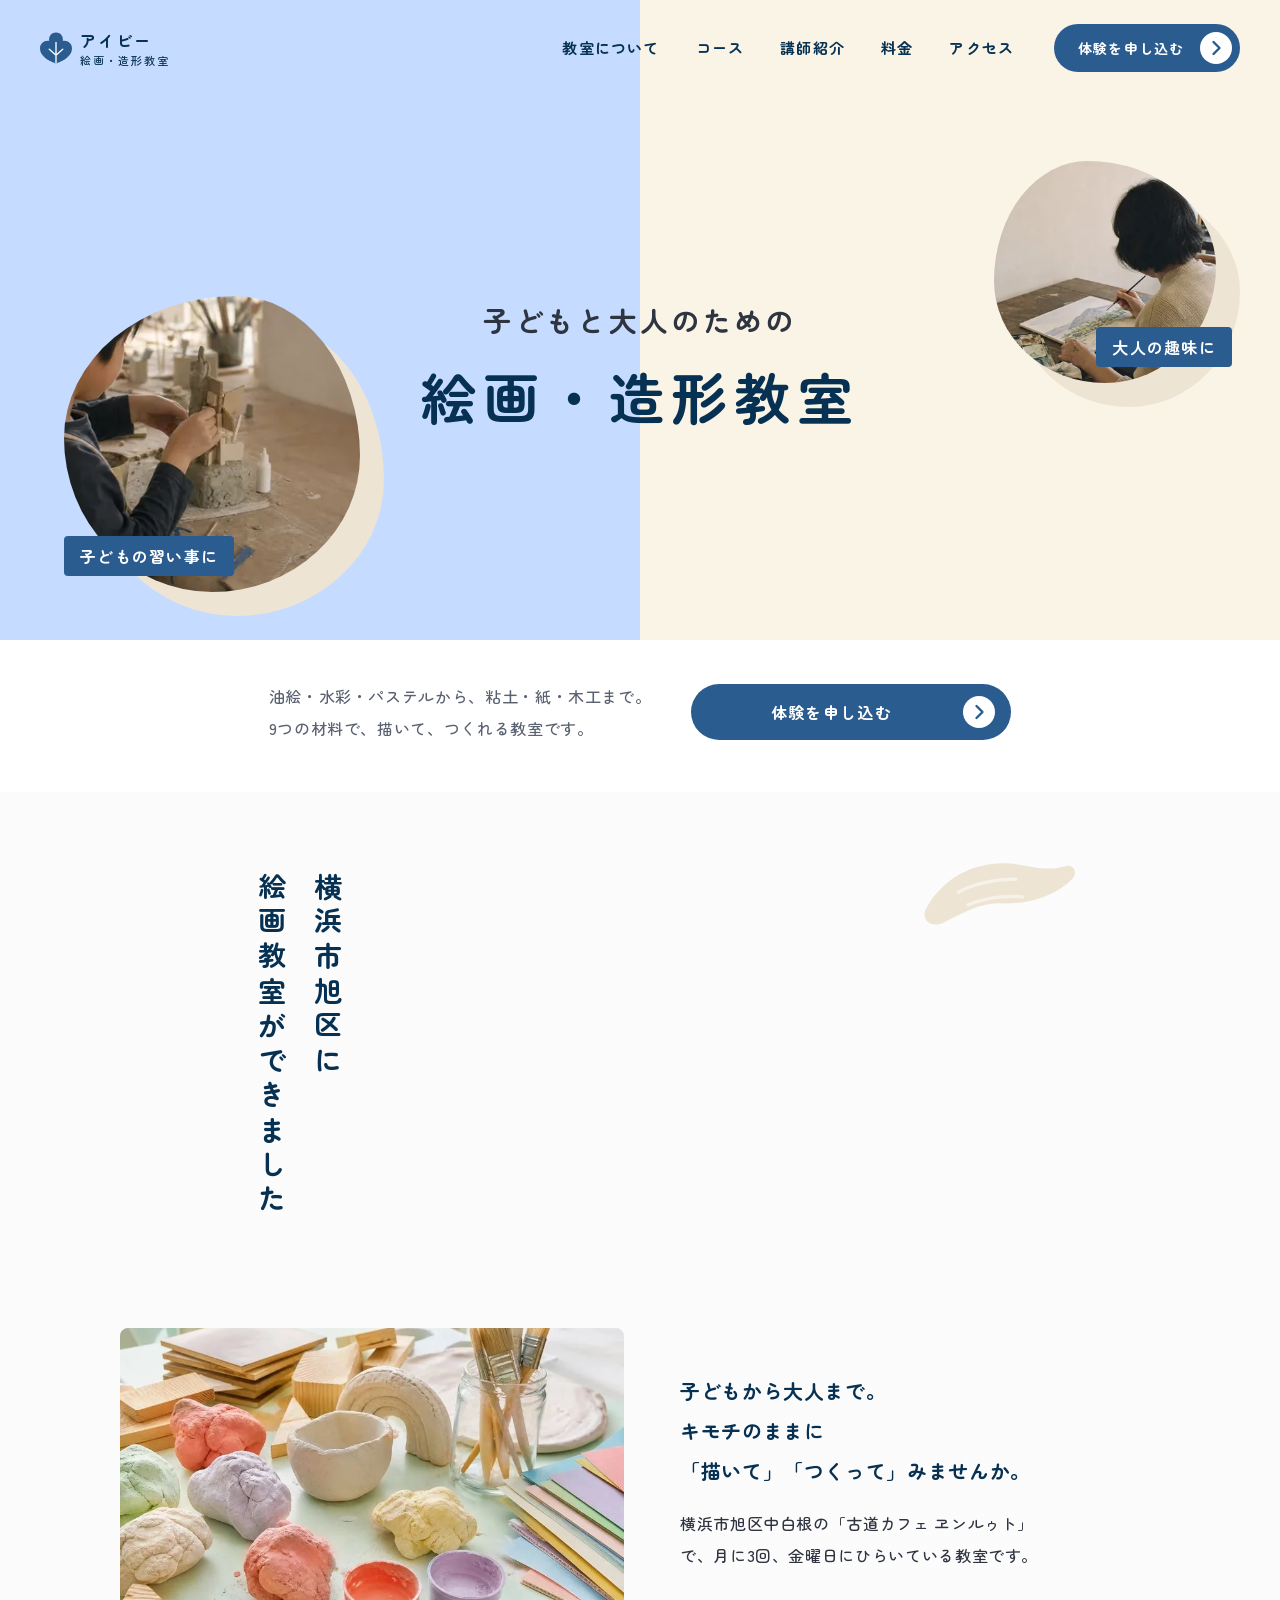
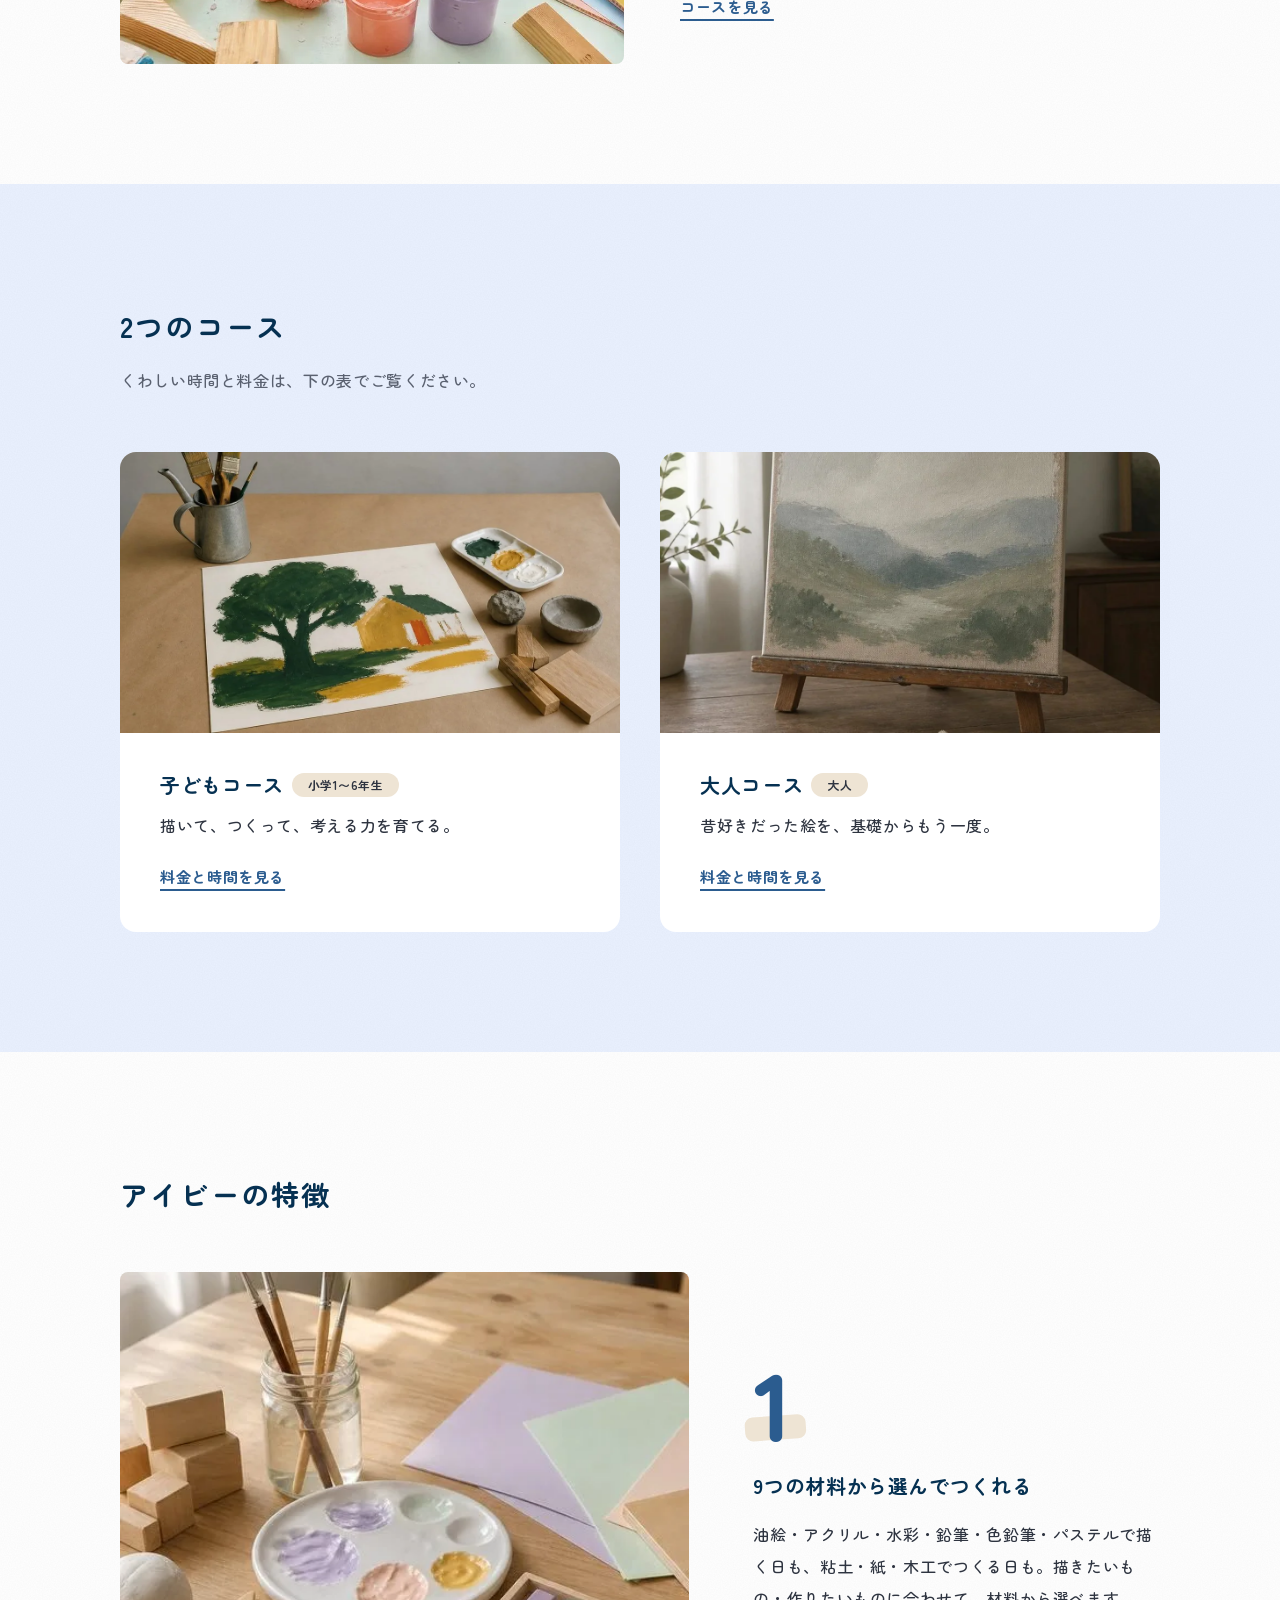
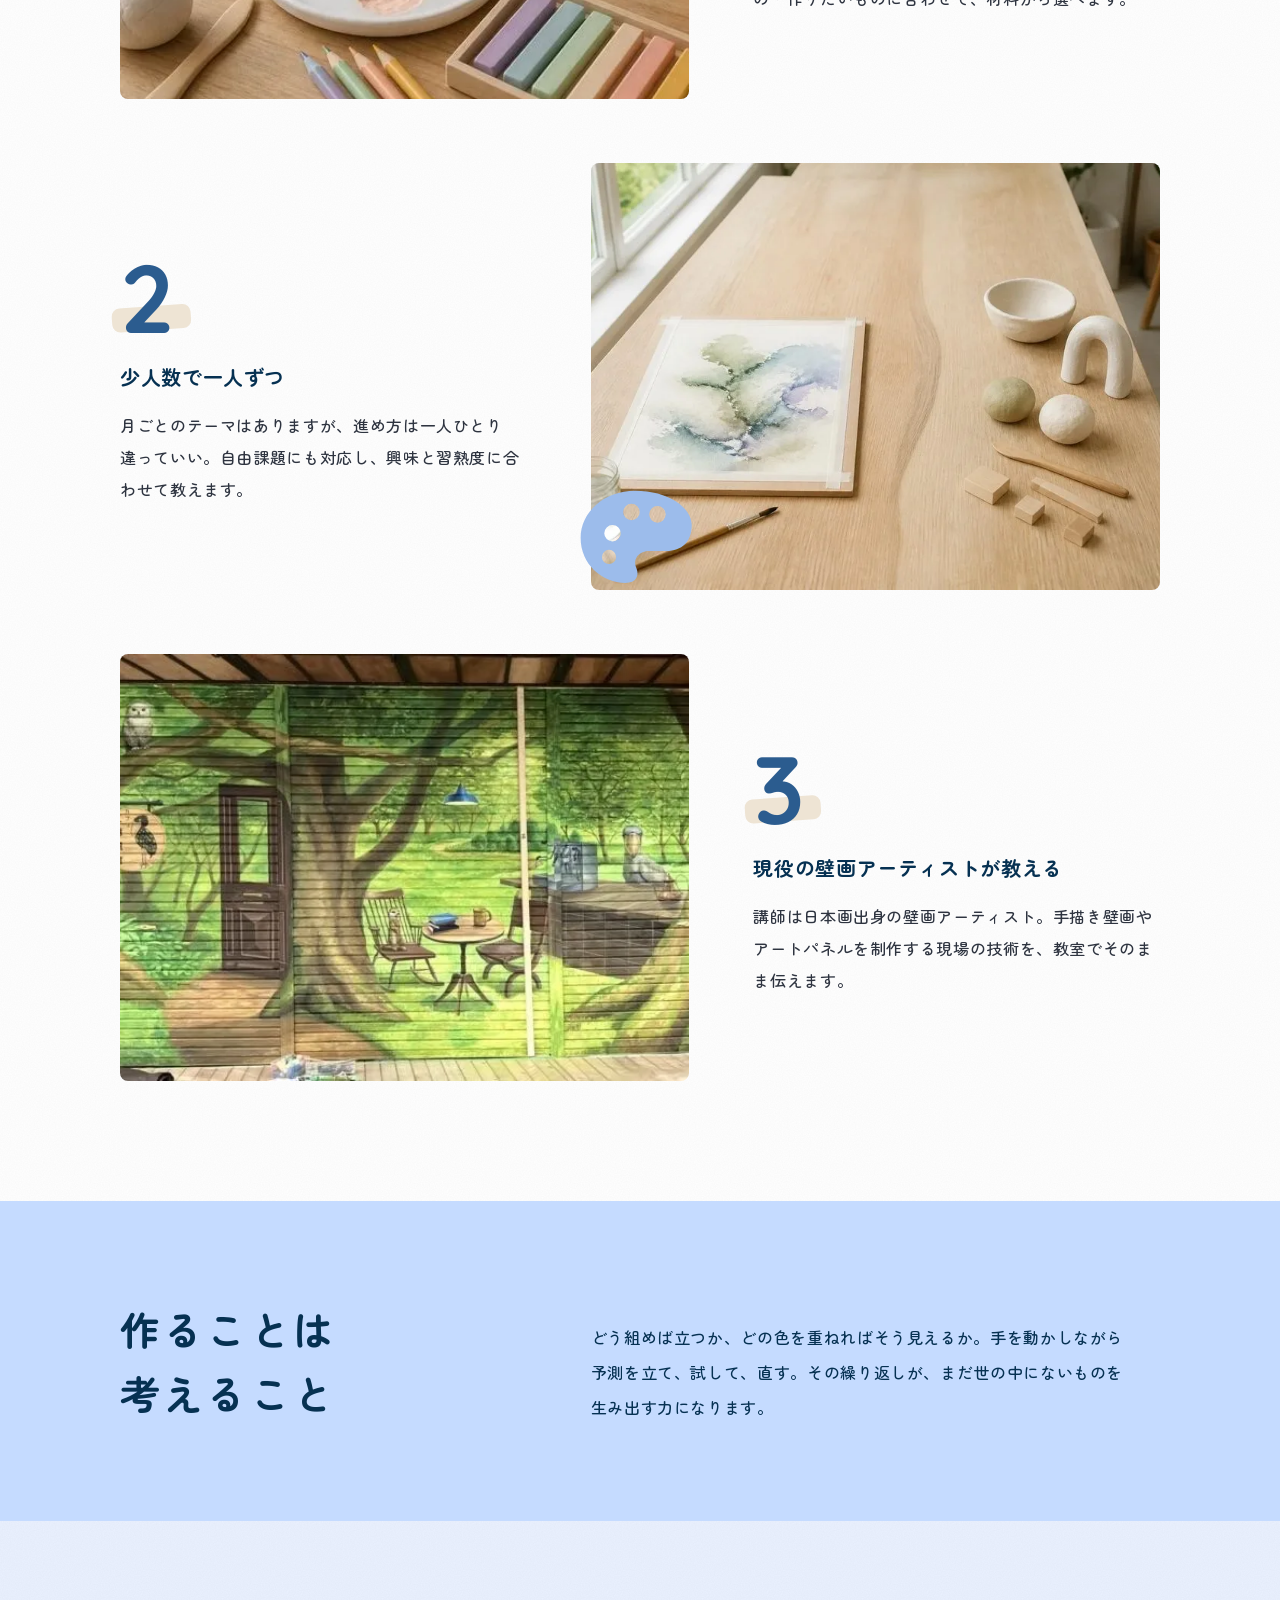
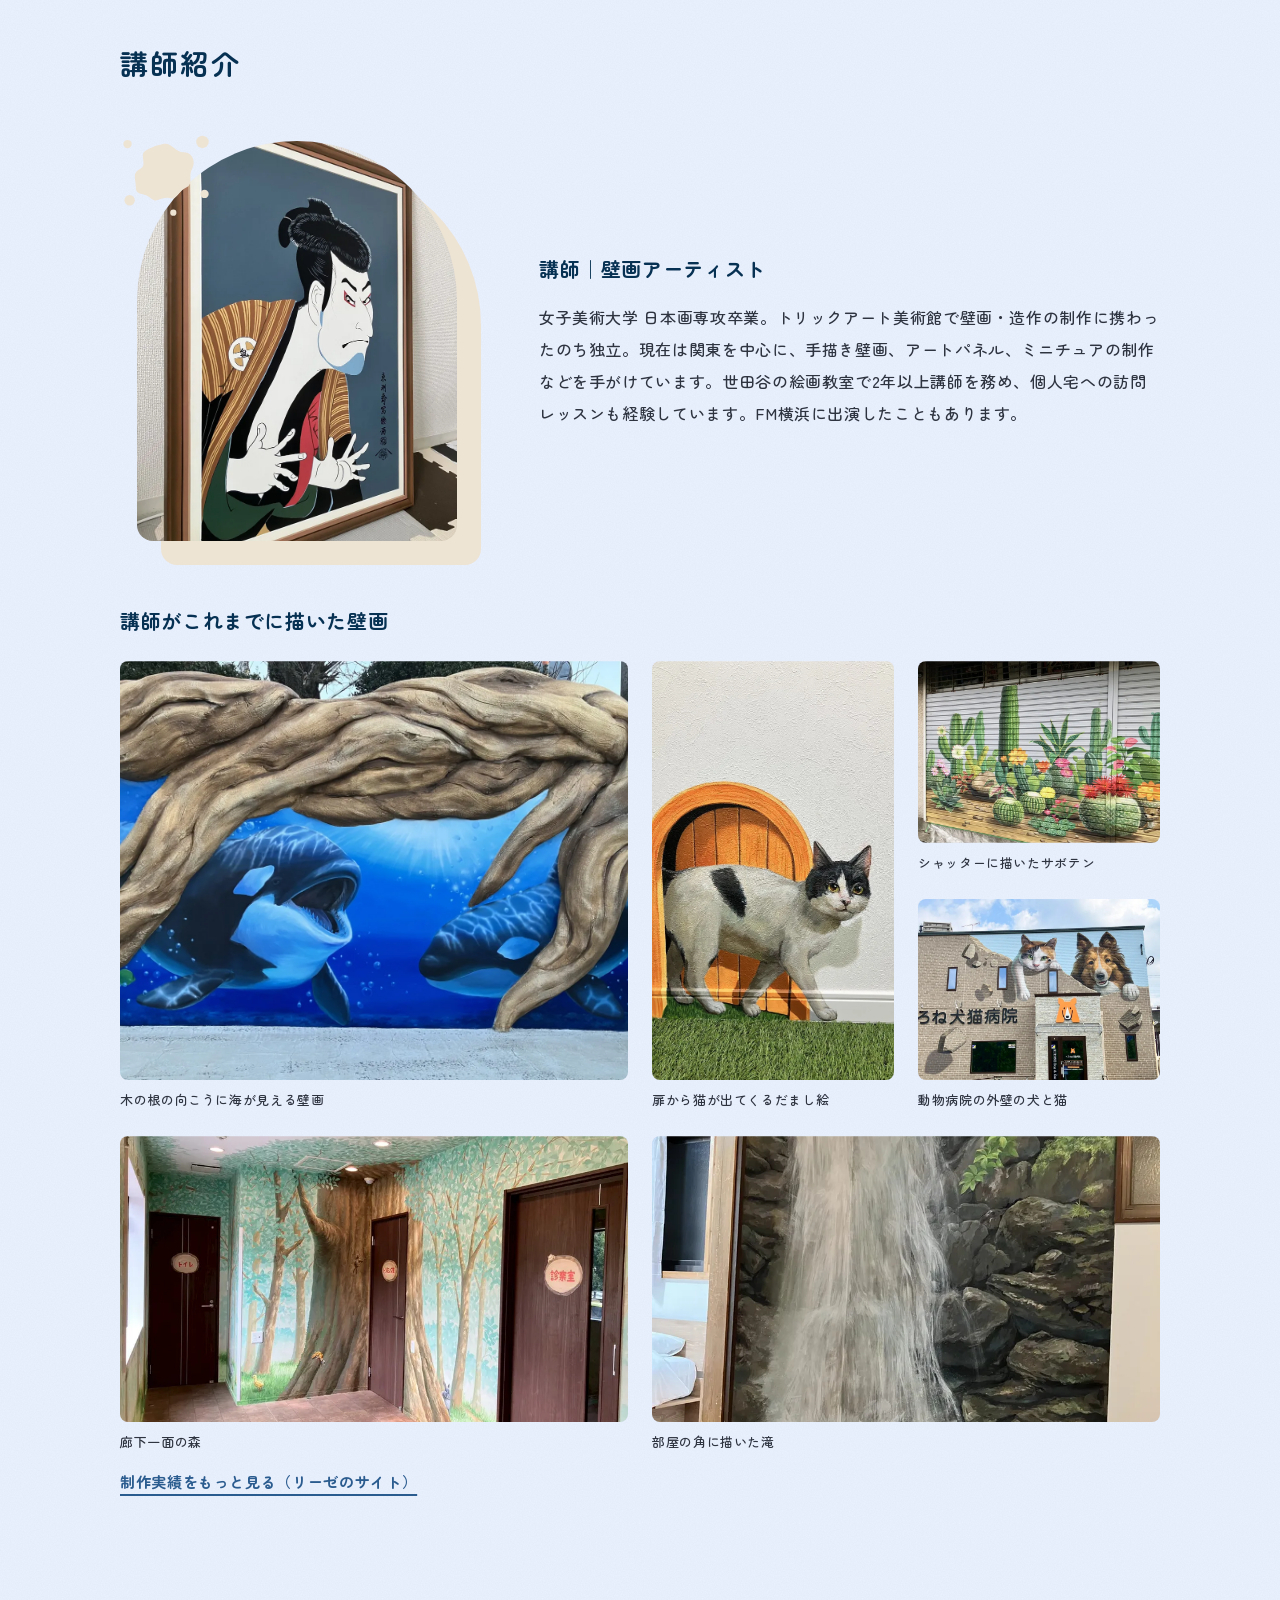
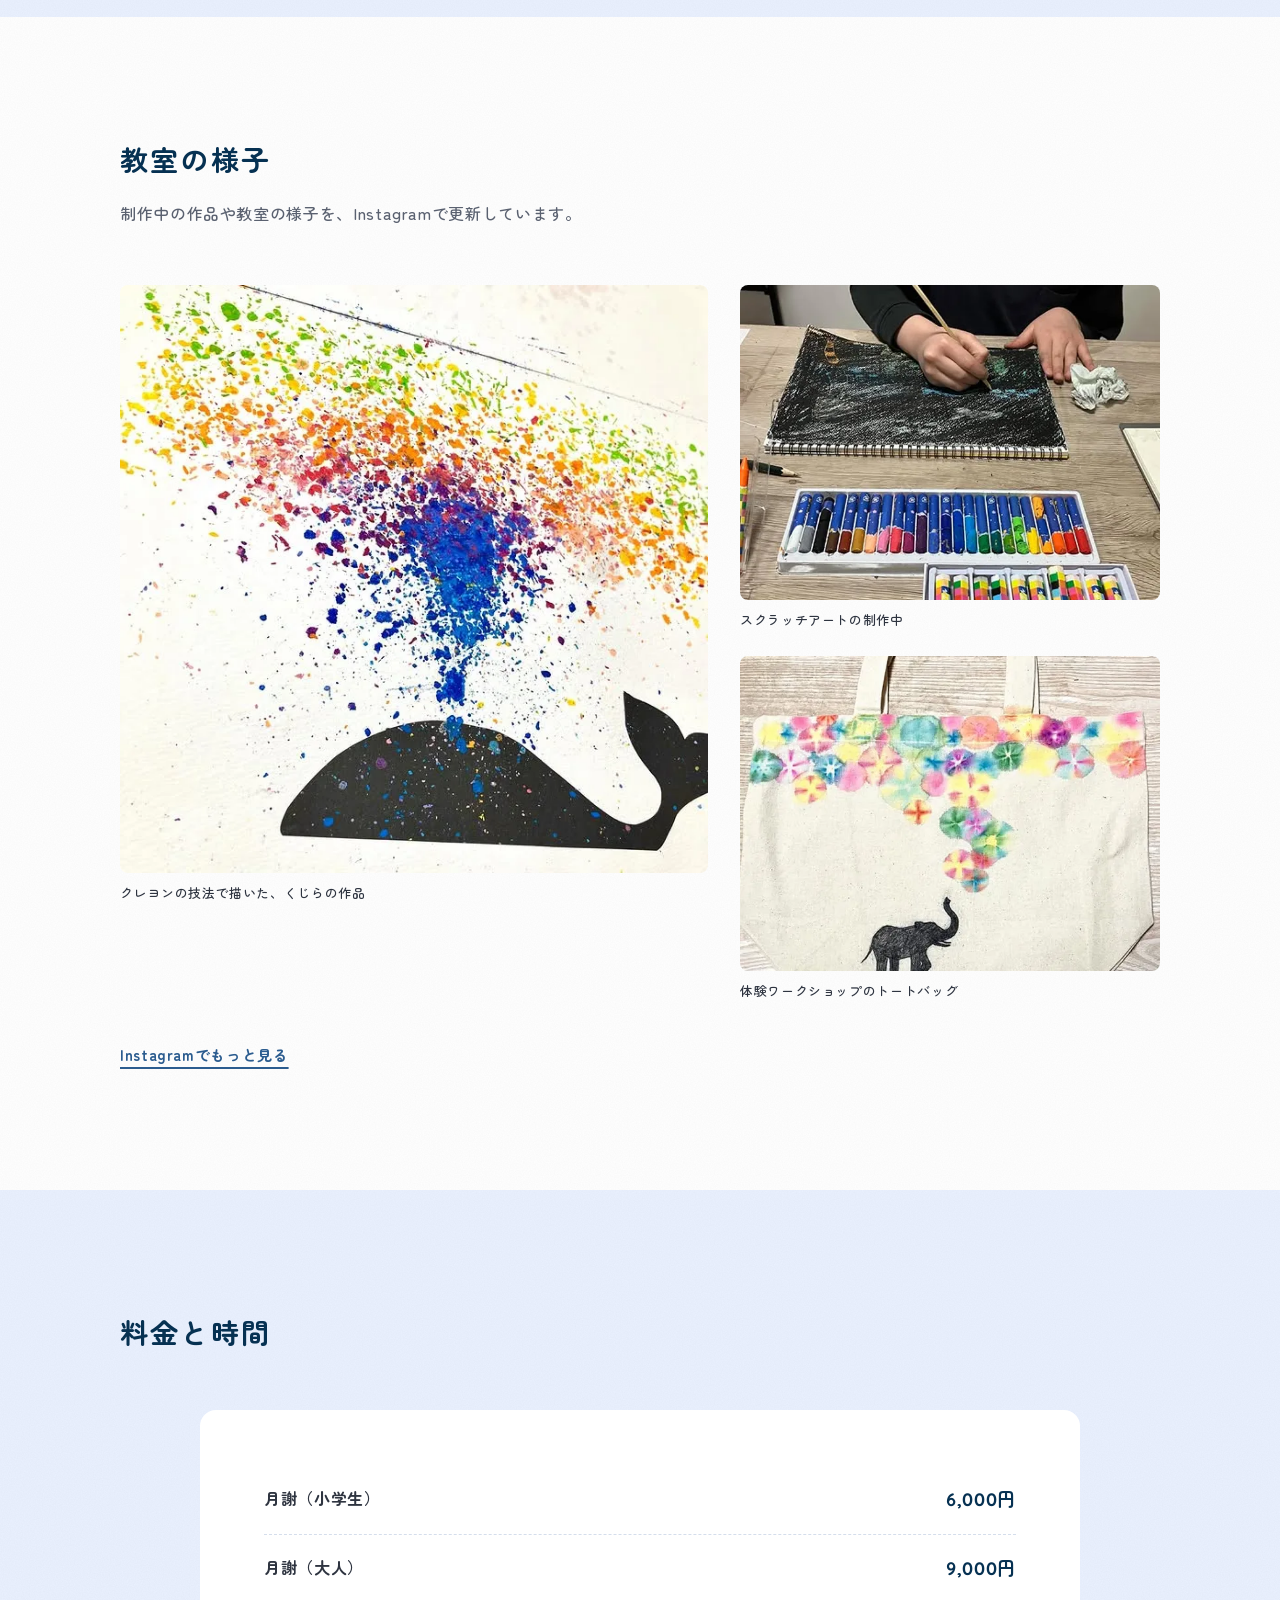
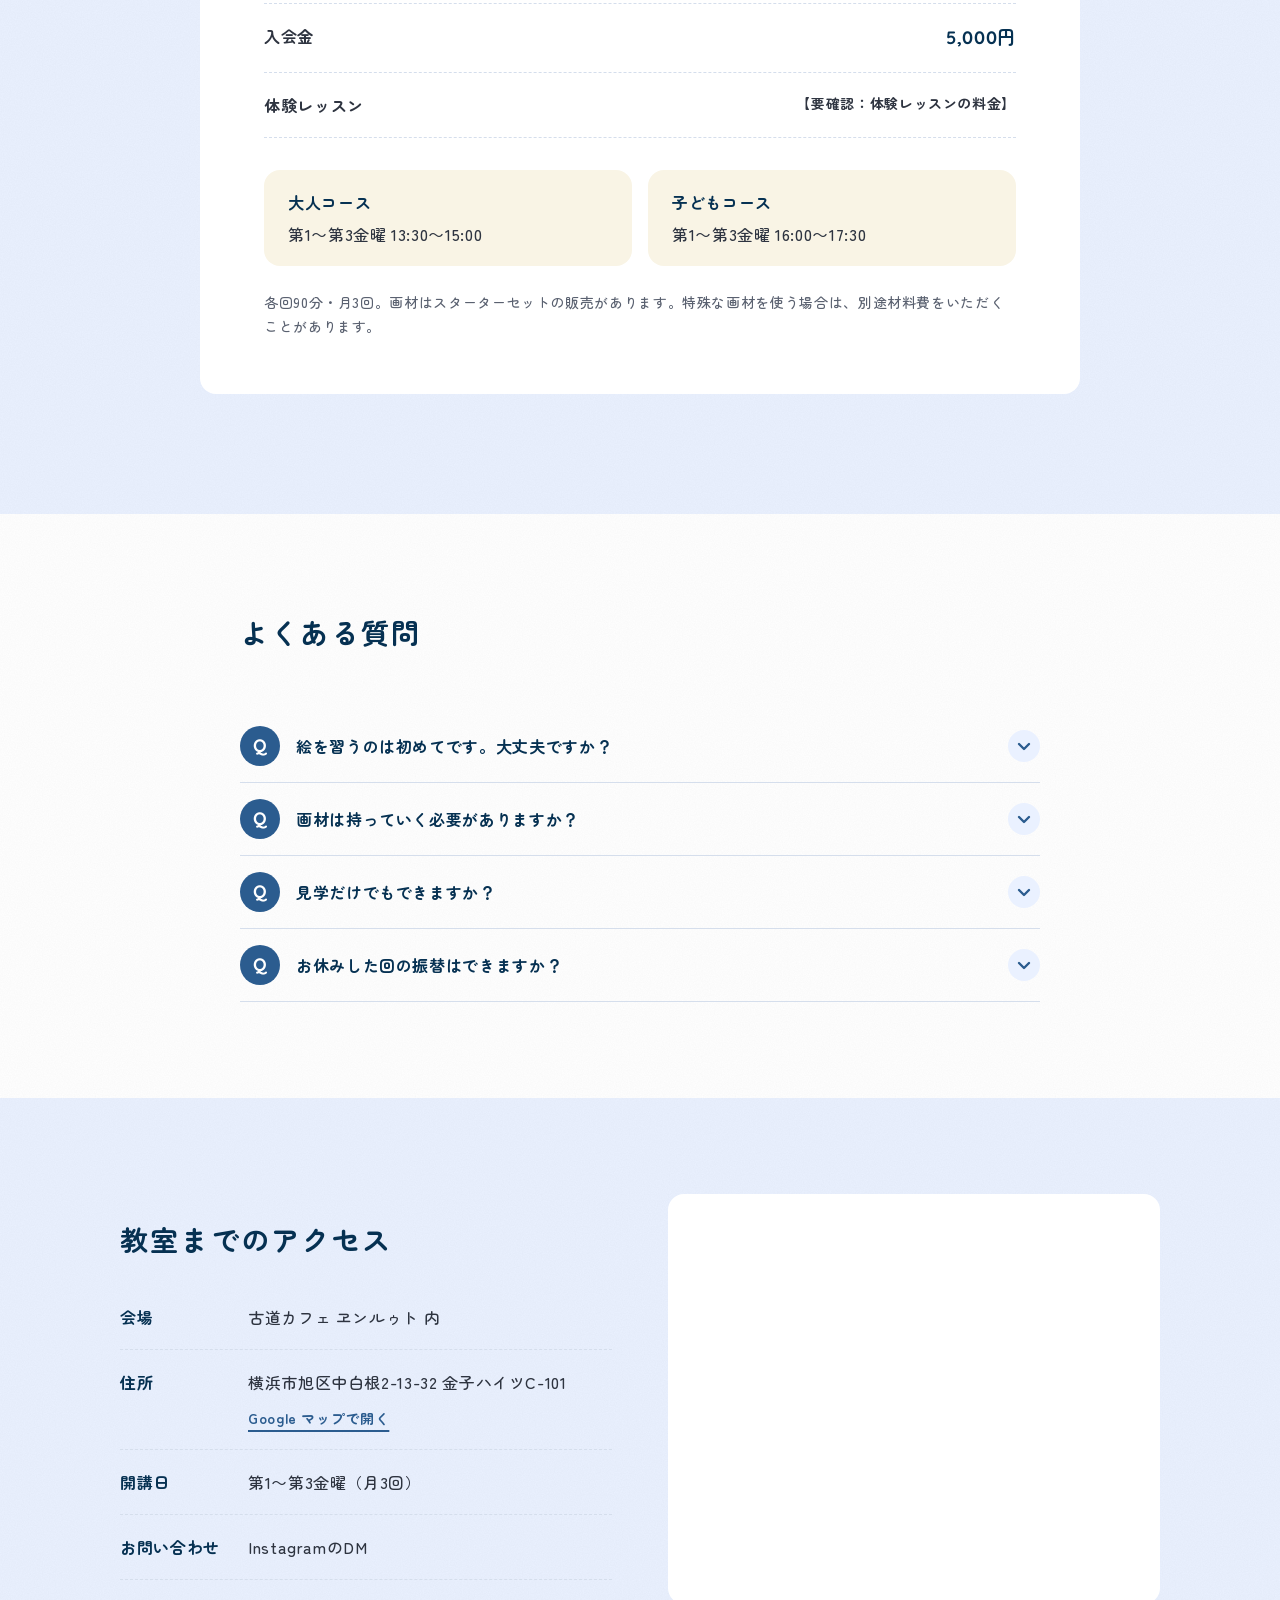
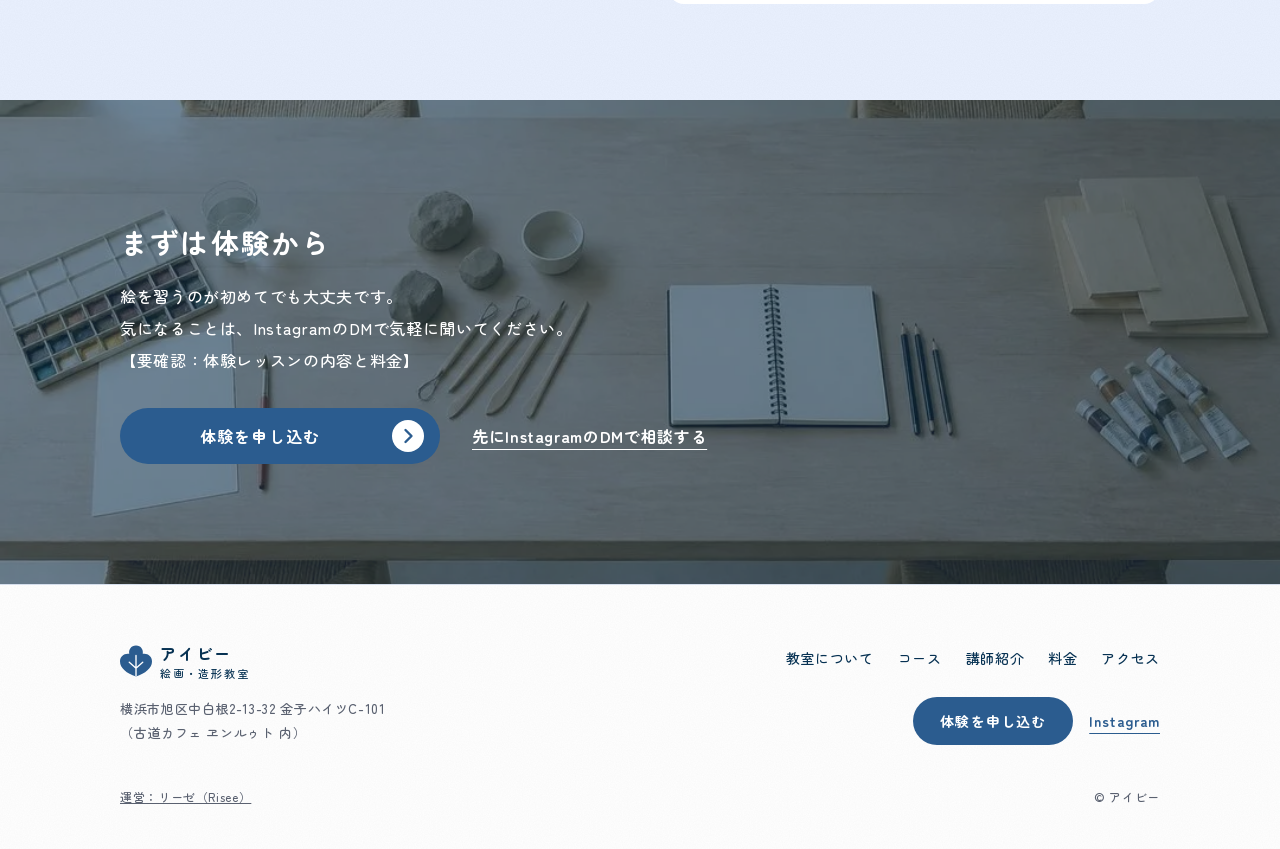
<file: index.html>
<!doctype html>
<html lang="ja">
<head>
<meta charset="utf-8">
<meta name="viewport" content="width=device-width, initial-scale=1">
<meta name="robots" content="noindex,nofollow">
<title>横浜市旭区中白根の絵画教室・造形教室｜アイビー</title>
<script>(function(d){try{if(matchMedia("(prefers-reduced-motion: reduce)").matches)return;d.classList.add("motion");var n=performance.getEntriesByType("navigation")[0];if(!sessionStorage.getItem("ivy2-intro")||(n&&n.type==="reload"))d.classList.add("intro");sessionStorage.setItem("ivy2-intro","1")}catch(e){}})(document.documentElement);</script>
<meta name="description" content="横浜市旭区中白根の、小学生から大人までの絵画・造形教室">
<link rel="icon" href="favicon.svg" type="image/svg+xml">
<meta property="og:type" content="website">
<meta property="og:title" content="横浜市旭区中白根の絵画教室・造形教室｜アイビー">
<meta property="og:description" content="横浜市旭区中白根の、小学生から大人までの絵画・造形教室">
<meta property="og:url" content="https://mai25milk-web.github.io/ivy-open-site-2/">
<meta property="og:image" content="https://mai25milk-web.github.io/ivy-open-site-2/assets/img/ogp.png">
<meta name="twitter:card" content="summary_large_image">
<script type="application/ld+json">{"@context":"https://schema.org","@type":"LocalBusiness","name":"アイビー","description":"横浜市旭区中白根の、小学生から大人までの絵画・造形教室","address":{"@type":"PostalAddress","addressRegion":"神奈川県","addressLocality":"横浜市旭区","streetAddress":"中白根2-13-32 金子ハイツC-101"},"sameAs":["https://www.instagram.com/painting.art.class/"]}</script>
<link rel="preconnect" href="https://fonts.googleapis.com">
<link rel="preconnect" href="https://fonts.gstatic.com" crossorigin>
<link rel="stylesheet" href="https://fonts.googleapis.com/css2?family=Quicksand:wght@700&amp;family=Zen+Maru+Gothic:wght@500;700&amp;display=swap">
<link rel="preload" as="image" href="assets/img/hero-making-sq-sp.webp" media="(max-width:767px)">
<link rel="preload" as="image" href="assets/img/hero-making-sq.webp" media="(min-width:768px)">
<link rel="stylesheet" href="assets/css/style.css">
</head>
<body>

<svg class="defs" width="0" height="0" aria-hidden="true" focusable="false">
  <defs>
    <symbol id="i-leaf" viewBox="0 0 38 37"><path fill="currentColor" d="M19 0c6 0 9 5 8 10 6-1 11 3 11 9 0 8-8 14-19 18C8 33 0 27 0 19c0-6 5-10 11-9-1-5 2-10 8-10Z"/><path fill="none" stroke="#fff" stroke-width="1.6" stroke-linecap="round" d="M19 12v24M19 27l-8-7M19 27l8-7"/></symbol>
    <symbol id="i-arrow" viewBox="0 0 32 32"><circle cx="16" cy="16" r="16" fill="currentColor"/><path fill="none" stroke="var(--arrow,#2b5c8f)" stroke-width="2.4" stroke-linecap="round" stroke-linejoin="round" d="m13.5 10 6 6-6 6"/></symbol>
    <symbol id="i-chev" viewBox="0 0 24 24"><path fill="none" stroke="currentColor" stroke-width="2.4" stroke-linecap="round" stroke-linejoin="round" d="m7 10 5 5 5-5"/></symbol>
    <symbol id="i-insta" viewBox="0 0 24 24"><g fill="none" stroke="currentColor" stroke-width="2"><rect x="1.5" y="1.5" width="21" height="21" rx="6"/><circle cx="12" cy="12" r="5"/></g><circle cx="18" cy="6" r="1.4" fill="currentColor"/></symbol>
    <symbol id="d-stroke" viewBox="0 0 100 60"><path fill="currentColor" d="M4 40C14 22 32 12 52 12c14 0 24 6 38 2 6-2 9 4 5 8-12 12-30 16-46 15-12 0-22 6-34 12-8 4-15-2-11-9Z"/><path fill="none" stroke="#fff" stroke-opacity=".5" stroke-width="2" stroke-linecap="round" d="M24 30c12-6 24-8 36-8M30 38c10-4 22-6 34-5"/></symbol>
    <symbol id="d-drop" viewBox="0 0 64 88"><path fill="currentColor" d="M32 2c10 18 28 34 28 54a28 28 0 0 1-56 0C4 36 22 20 32 2Z"/></symbol>
    <symbol id="d-splat" viewBox="0 0 100 100"><g fill="currentColor"><path d="M48 26c8-2 12 8 20 8s12 8 8 16 2 14-6 18-8 12-16 10-12 6-18 0-14-2-14-10-4-14 4-18-2-14 6-18 8-4 16-6Z"/><circle cx="86" cy="24" r="6"/><circle cx="16" cy="80" r="5"/><circle cx="88" cy="74" r="4"/><circle cx="14" cy="26" r="4"/><circle cx="58" cy="92" r="3"/></g></symbol>
    <symbol id="d-palette" viewBox="0 0 100 88"><path fill="currentColor" fill-rule="evenodd" d="M50 4C24 4 4 22 4 44c0 22 18 38 38 38 9 0 12-6 9-13-3-8 3-14 11-14h14c14 0 22-8 22-22C98 18 78 4 50 4ZM24 40a7 7 0 1 0 14 0 7 7 0 1 0-14 0ZM40 22a7 7 0 1 0 14 0 7 7 0 1 0-14 0ZM62 24a7 7 0 1 0 14 0 7 7 0 1 0-14 0ZM22 60a6 6 0 1 0 12 0 6 6 0 1 0-12 0Z"/></symbol>
    <symbol id="d-brush" viewBox="0 0 100 100"><g fill="currentColor" transform="rotate(-40 50 50)"><rect x="46" y="2" width="8" height="54" rx="4"/><rect x="43" y="54" width="14" height="12" rx="2"/><path d="M43 66h14c0 12-3 22-7 30-4-8-7-18-7-30Z"/></g></symbol>
    <symbol id="d-squiggle" viewBox="0 0 120 48"><path fill="none" stroke="currentColor" stroke-width="8" stroke-linecap="round" stroke-linejoin="round" d="M6 32C16 8 26 40 36 20s20 18 30 2 18 16 28 0 14 10 20 6"/></symbol>
    <symbol id="d-tri" viewBox="0 0 100 92"><path fill="currentColor" stroke="currentColor" stroke-width="8" stroke-linejoin="round" d="M50 8 92 84H8Z"/></symbol>
    <symbol id="d-cube" viewBox="0 0 100 100"><path fill="currentColor" opacity=".55" d="M50 8 88 30 50 52 12 30Z"/><path fill="currentColor" opacity=".8" d="M12 30 50 52v40L12 70Z"/><path fill="currentColor" d="M88 30 50 52v40l38-22Z"/></symbol>
    <symbol id="d-clay" viewBox="0 0 100 90"><path fill="currentColor" d="M28 14c16-10 42-10 56 4s12 42-4 56-42 16-58 2S8 28 28 14Z"/></symbol>
  </defs>
</svg>

<div class="curtain" aria-hidden="true"><i class="curtain__p curtain__p--l"></i><i class="curtain__p curtain__p--r"></i><p class="curtain__mark"><svg class="curtain__leaf"><use href="#i-leaf"/></svg><span class="curtain__sub">絵画・造形教室</span><span class="curtain__name">アイビー</span></p></div>
<header class="hdr">
  <div class="hdr__in">
    <a class="logo" href="#top">
      <svg class="logo__mark" aria-hidden="true"><use href="#i-leaf"/></svg>
      <span class="logo__txt">
        <span class="logo__name">アイビー</span>
        <span class="logo__sub">絵画・造形教室</span>
      </span>
    </a>
    <nav class="gnav" id="gnav" aria-label="メインメニュー">
      <ul>
        <li><a href="#about">教室について</a></li>
        <li><a href="#classes">コース</a></li>
        <li><a href="#teacher">講師紹介</a></li>
        <li><a href="#price">料金</a></li>
        <li><a href="#access">アクセス</a></li>
      </ul>
    </nav>
    <a class="btn btn--hdr" href="#trial">体験を申し込む<svg class="btn__ico" aria-hidden="true"><use href="#i-arrow"/></svg></a>
    <button class="burger" type="button" aria-expanded="false" aria-controls="gnav" aria-label="メニューを開く">
      <span class="burger__bars"><i></i><i></i><i></i></span>
    </button>
  </div>
</header>

<main id="top">

  <!-- ヒーロー：左＝緑（つくる）、右＝グレー（描く）。アーチの写真と、中央のコピー -->
  <section class="hero">
    <div class="hero__split">
      <div class="hero__side hero__side--l">
        <figure class="hero__ph"><figcaption class="hero__tag">子どもの習い事に</figcaption>
          <picture><source media="(max-width:767px)" srcset="assets/img/hero-making-sq-sp.webp" width="320" height="320"><img src="assets/img/hero-making-sq.webp" width="800" height="800" alt="作業台で、粘土の台に木片を組み合わせて立体をつくっている子どもの手元" fetchpriority="high"></picture>
        </figure>
      </div>
      <div class="hero__side hero__side--r">
        <figure class="hero__ph"><figcaption class="hero__tag">大人の趣味に</figcaption>
          <picture><source media="(max-width:767px)" srcset="assets/img/hero-painting-sq-sp.webp" width="320" height="320"><img src="assets/img/hero-painting-sq.webp" width="800" height="800" alt="窓辺の机で、水彩の風景を描いている大人の後ろ姿" fetchpriority="high"></picture>
        </figure>
      </div>
    </div>
    <div class="hero__body">
      <h1 class="hero__name"><span class="vh">横浜市旭区中白根の</span><span class="hero__pre">子どもと大人のための</span><span class="hero__main">絵画・造形教室</span></h1>
    </div>
    <div class="hero__foot">
      <p class="hero__lead">油絵・水彩・パステルから、粘土・紙・木工まで。<br class="pc">9つの材料で、描いて、つくれる教室です。</p>
      <a class="btn btn--main" href="#trial">体験を申し込む<svg class="btn__ico" aria-hidden="true"><use href="#i-arrow"/></svg></a>
    </div>
  </section>

  <!-- 教室について -->
  <section class="sec about" id="about">
    <div class="wrap about__row about__row--1">
      <div class="about__head">
        <h2 class="about__ttl">横浜市旭区に<br>絵画教室ができました</h2>
      </div>
      <figure class="about__ph about__ph--1">
        <svg class="deco deco--ab1" aria-hidden="true"><use href="#d-stroke"/></svg>
        <img src="assets/img/hello-table.webp" srcset="assets/img/hello-table-sp.webp 684w, assets/img/hello-table.webp 1080w" sizes="(max-width:767px) 62vw, 480px" width="1080" height="760" decoding="async" alt="明るい部屋の木の大きなテーブルに、絵の具、粘土、スケッチブック、木の板が用意されている">
      </figure>
    </div>
    <div class="wrap about__row about__row--2">
      <figure class="about__ph about__ph--2">
        <img src="assets/img/point-material.webp" width="800" height="560" loading="lazy" alt="色とりどりの粘土、木片、色紙、筆、絵の具が机いっぱいに広がっている">
      </figure>
      <div class="about__txt">
        <p>子どもから大人まで。<br>キモチのままに<br>「描いて」「つくって」みませんか。</p>
        <p class="about__note">横浜市旭区中白根の「古道カフェ ヱンルゥト」で、月に3回、金曜日にひらいている教室です。</p>
        <a class="more" href="#classes">コースを見る</a>
      </div>
    </div>
  </section>

  <!-- 2つのコース -->
  <section class="sec sec--pale classes" id="classes">
    <div class="wrap">
      <div class="sec-head">
        <h2 class="ttl">2つのコース</h2>
        <p class="lead">くわしい時間と料金は、下の表でご覧ください。</p>
      </div>
      <div class="cards">
        <article class="card">
          <figure class="card__img">
            <img src="assets/img/class-kids.webp" width="1160" height="640" loading="lazy" alt="クラフト紙の上に、木と家を描いた絵と、絵の具のパレット、筆立て、小石と木片が並んでいる">
          </figure>
          <div class="card__body">
            <h3 class="card__name">子どもコース<span class="tag">小学1〜6年生</span></h3>
            <p>描いて、つくって、考える力を育てる。</p>
            <a class="more" href="#price">料金と時間を見る</a>
          </div>
        </article>
        <article class="card">
          <figure class="card__img">
            <img src="assets/img/class-adult.webp" width="1160" height="640" loading="lazy" alt="木のイーゼルに立てかけた、くすんだ緑の山と谷を描いた油彩画">
          </figure>
          <div class="card__body">
            <h3 class="card__name">大人コース<span class="tag">大人</span></h3>
            <p>昔好きだった絵を、基礎からもう一度。</p>
            <a class="more" href="#price">料金と時間を見る</a>
          </div>
        </article>
      </div>
    </div>
  </section>

  <!-- 3つの特徴 -->
  <section class="sec point">
    <div class="wrap">
      <div class="sec-head">
        <h2 class="ttl">アイビーの特徴</h2>
      </div>
      <div class="points">
        <article class="pt">
          <figure class="pt__ph"><img src="assets/img/gallery-6.webp" width="520" height="520" loading="lazy" alt="木の机に、パステル、筆、パレット、色画用紙、木のブロックと粘土が並んでいる"></figure>
          <div class="pt__body">
            <p class="pt__no" aria-hidden="true">1</p>
            <h3 class="pt__ttl">9つの材料から選んでつくれる</h3>
            <p>油絵・アクリル・水彩・鉛筆・色鉛筆・パステルで描く日も、粘土・紙・木工でつくる日も。描きたいもの・作りたいものに合わせて、材料から選べます。</p>
          </div>
        </article>
        <article class="pt">
          <figure class="pt__ph"><svg class="deco deco--pt1" aria-hidden="true"><use href="#d-palette"/></svg><img src="assets/img/point-small.webp" width="800" height="560" loading="lazy" alt="窓辺の木の机に、描きかけの水彩画と筆、白い粘土の器と小さな木片が置かれている"></figure>
          <div class="pt__body">
            <p class="pt__no" aria-hidden="true">2</p>
            <h3 class="pt__ttl">少人数で一人ずつ</h3>
            <p>月ごとのテーマはありますが、進め方は一人ひとり違っていい。自由課題にも対応し、興味と習熟度に合わせて教えます。</p>
          </div>
        </article>
        <article class="pt">
          <figure class="pt__ph"><img src="assets/img/work-tree.webp" width="900" height="675" loading="lazy" alt="講師が描いた、大きな木と森の中のテーブルの壁画"></figure>
          <div class="pt__body">
            <p class="pt__no" aria-hidden="true">3</p>
            <h3 class="pt__ttl">現役の壁画アーティストが<wbr>教える</h3>
            <p>講師は日本画出身の壁画アーティスト。手描き壁画やアートパネルを制作する現場の技術を、教室でそのまま伝えます。</p>
          </div>
        </article>
      </div>
    </div>
  </section>

  <!-- つくることで考える力を -->
  <section class="think">
    <div class="wrap think__in">
      <h2 class="think__ttl">作ることは<br>考えること</h2>
      <p>どう組めば立つか、どの色を重ねればそう見えるか。手を動かしながら予測を立て、試して、直す。その繰り返しが、まだ世の中にないものを生み出す力になります。</p>
    </div>
  </section>

  <!-- 講師紹介 -->
  <section class="sec sec--pale teacher" id="teacher">
    <div class="wrap">
      <div class="sec-head">
        <h2 class="ttl">講師紹介</h2>
      </div>
      <div class="teacher__in">
        <figure class="arch teacher__arch">
          <svg class="deco deco--te1" aria-hidden="true"><use href="#d-splat"/></svg>
          <img src="assets/img/work-yakusha.webp" width="800" height="1067" loading="lazy" alt="講師が描いた、浮世絵の役者絵を大きく写した壁画">
        </figure>
        <div class="teacher__body">
          <h3 class="teacher__name">講師｜壁画アーティスト</h3>
          <p>女子美術大学 日本画専攻卒業。トリックアート美術館で壁画・造作の制作に携わったのち独立。現在は関東を中心に、手描き壁画、アートパネル、ミニチュアの制作などを手がけています。世田谷の絵画教室で2年以上講師を務め、個人宅への訪問レッスンも経験しています。FM横浜に出演したこともあります。</p>
        </div>
      </div>
      <h3 class="works__ttl">講師がこれまでに描いた壁画</h3>
      <ul class="works">
        <li class="works__item works__item--l"><img src="assets/img/work-sea.webp" width="1200" height="900" loading="lazy" alt="木の根のあいだから、深い青の海とシャチがのぞくように見える壁画"><span>木の根の向こうに海が見える壁画</span></li>
        <li class="works__item works__item--t"><img src="assets/img/work-cat-door.webp" width="800" height="1067" loading="lazy" alt="壁の小さなオレンジ色の扉から、白黒の猫が出てくるように見えるだまし絵"><span>扉から猫が出てくるだまし絵</span></li>
        <li class="works__item"><img src="assets/img/work-cactus.webp" width="800" height="600" loading="lazy" alt="お店のシャッター一面に描いた、色とりどりのサボテン"><span>シャッターに描いたサボテン</span></li>
        <li class="works__item"><img src="assets/img/work-hospital.webp" width="800" height="600" loading="lazy" alt="動物病院の外壁に、猫と犬が顔を出しているように描いた壁画"><span>動物病院の外壁の犬と猫</span></li>
        <li class="works__item works__item--w"><img src="assets/img/work-forest.webp" width="800" height="600" loading="lazy" alt="廊下の壁一面に、大きな木と森を描いた壁画"><span>廊下一面の森</span></li>
        <li class="works__item works__item--w"><img src="assets/img/work-waterfall.webp" width="800" height="1067" loading="lazy" alt="部屋の角に、岩のあいだを流れ落ちる滝を描いた壁画"><span>部屋の角に描いた滝</span></li>
      </ul>
      <p><a class="more" href="https://artewald.com/photogallery/" target="_blank" rel="noopener">制作実績をもっと見る（リーゼのサイト）</a></p>
    </div>
  </section>

  <!-- 教室の様子 -->
  <section class="sec insta">
    <div class="wrap">
      <div class="sec-head">
        <h2 class="ttl">教室の様子</h2>
        <p class="lead">制作中の作品や教室の様子を、Instagramで更新しています。</p>
      </div>
      <div class="ig-grid">
        <a class="ig-grid__item ig-grid__item--l" href="https://www.instagram.com/p/DW8O9e0EUUl/" target="_blank" rel="noopener"><img src="assets/img/ig-DW8O9e0EUUl.webp" width="640" height="640" loading="lazy" alt="黒い画用紙の上に、クレヨンの色が噴き出すように広がる、くじらの作品"><span>クレヨンの技法で描いた、くじらの作品</span></a>
        <a class="ig-grid__item" href="https://www.instagram.com/p/DWDwP9JEXnP/" target="_blank" rel="noopener"><img src="assets/img/ig-DWDwP9JEXnP.webp" width="640" height="640" loading="lazy" alt="クレヨンを塗り重ねた黒い紙を、竹串で削っているスクラッチアートの手元"><span>スクラッチアートの制作中</span></a>
        <a class="ig-grid__item" href="https://www.instagram.com/p/DUj7gafEeFJ/" target="_blank" rel="noopener"><img src="assets/img/ig-DUj7gafEeFJ.webp" width="640" height="640" loading="lazy" alt="色とりどりの花と、黒いぞうを描いた布のトートバッグ"><span>体験ワークショップのトートバッグ</span></a>
      </div>
      <p class="insta__more"><a class="more" href="https://www.instagram.com/painting.art.class/" target="_blank" rel="noopener">Instagramでもっと見る</a></p>
    </div>
  </section>

  <!-- 料金と時間 -->
  <section class="sec sec--pale price" id="price">
    <div class="wrap">
      <div class="sec-head">
        <h2 class="ttl">料金と時間</h2>
      </div>
      <div class="price__card">
        <dl class="price__list">
          <div><dt>月謝（小学生）</dt><dd>6,000円</dd></div>
          <div><dt>月謝（大人）</dt><dd>9,000円</dd></div>
          <div><dt>入会金</dt><dd>5,000円</dd></div>
          <div><dt>体験レッスン</dt><dd class="tbd">【要確認：体験レッスンの料金】</dd></div>
        </dl>
        <div class="price__time">
          <div><p class="price__cls">大人コース</p><p>第1〜第3金曜 13:30〜15:00</p></div>
          <div><p class="price__cls">子どもコース</p><p>第1〜第3金曜 16:00〜17:30</p></div>
        </div>
        <p class="note">各回90分・月3回。画材はスターターセットの販売があります。特殊な画材を使う場合は、別途材料費をいただくことがあります。</p>
      </div>
    </div>
  </section>

  <!-- よくある質問 -->
  <section class="sec faq">
    <div class="wrap wrap--narrow">
      <div class="sec-head">
        <h2 class="ttl">よくある質問</h2>
      </div>
      <div class="faq__list">
        <details>
          <summary><span class="faq__q" lang="en">Q</span><span class="faq__qt">絵を習うのは初めてです。大丈夫ですか？</span><svg class="faq__chev" aria-hidden="true"><use href="#i-chev"/></svg></summary>
          <p class="faq__a">大丈夫です。基礎から、一人ひとりのペースに合わせて進めます。</p>
        </details>
        <details>
          <summary><span class="faq__q" lang="en">Q</span><span class="faq__qt">画材は持っていく必要がありますか？</span><svg class="faq__chev" aria-hidden="true"><use href="#i-chev"/></svg></summary>
          <p class="faq__a">スターターセットの販売があります。体験の持ち物は【要確認：体験レッスンの持ち物】</p>
        </details>
        <details>
          <summary><span class="faq__q" lang="en">Q</span><span class="faq__qt">見学だけでもできますか？</span><svg class="faq__chev" aria-hidden="true"><use href="#i-chev"/></svg></summary>
          <p class="faq__a">【要確認：見学の可否】</p>
        </details>
        <details>
          <summary><span class="faq__q" lang="en">Q</span><span class="faq__qt">お休みした回の振替はできますか？</span><svg class="faq__chev" aria-hidden="true"><use href="#i-chev"/></svg></summary>
          <p class="faq__a">【要確認：振替の可否とルール】</p>
        </details>
      </div>
    </div>
  </section>

  <!-- アクセス -->
  <section class="sec sec--pale access" id="access">
    <div class="wrap access__in">
      <div class="access__info">
        <h2 class="ttl">教室までのアクセス</h2>
        <dl class="access__list">
          <div><dt>会場</dt><dd>古道カフェ ヱンルゥト 内</dd></div>
          <div><dt>住所</dt><dd>横浜市旭区中白根2-13-32 金子ハイツC-101<br><a class="more more--s" href="https://www.google.com/maps/search/?api=1&amp;query=%E6%A8%AA%E6%B5%9C%E5%B8%82%E6%97%AD%E5%8C%BA%E4%B8%AD%E7%99%BD%E6%A0%B92-13-32" target="_blank" rel="noopener">Google マップで開く</a></dd></div>
          <div><dt>開講日</dt><dd>第1〜第3金曜（月3回）</dd></div>
          <div><dt>お問い合わせ</dt><dd>InstagramのDM</dd></div>
        </dl>
      </div>
      <div class="map">
        <iframe src="https://www.google.com/maps?q=%E6%A8%AA%E6%B5%9C%E5%B8%82%E6%97%AD%E5%8C%BA%E4%B8%AD%E7%99%BD%E6%A0%B92-13-32&amp;output=embed" title="教室の場所（Google マップ）" loading="lazy" referrerpolicy="no-referrer-when-downgrade"></iframe>
      </div>
    </div>
  </section>

  <!-- 体験申込 -->
  <section class="sec trial" id="trial">
    <img class="trial__bg" src="assets/img/hello-table.webp" width="1080" height="760" loading="lazy" alt="">
    <div class="wrap">
      <h2 class="ttl">まずは体験から</h2>
      <p class="lead">絵を習うのが初めてでも大丈夫です。<br>気になることは、InstagramのDMで気軽に聞いてください。<br>【要確認：体験レッスンの内容と料金】</p>
      <div class="trial__btns">
        <a class="btn btn--main" href="https://www.instagram.com/painting.art.class/" target="_blank" rel="noopener">体験を申し込む<svg class="btn__ico" aria-hidden="true"><use href="#i-arrow"/></svg></a>
        <a class="trial__dm" href="https://www.instagram.com/painting.art.class/" target="_blank" rel="noopener">先にInstagramのDMで相談する</a>
      </div>
    </div>
  </section>
</main>

<footer class="ftr">
  <div class="wrap ftr__in">
    <div class="ftr__brand">
      <a class="logo" href="#top">
        <svg class="logo__mark" aria-hidden="true"><use href="#i-leaf"/></svg>
        <span class="logo__txt"><span class="logo__name">アイビー</span><span class="logo__sub">絵画・造形教室</span></span>
      </a>
      <p class="ftr__addr">横浜市旭区中白根2-13-32 金子ハイツC-101<br>（古道カフェ ヱンルゥト 内）</p>
    </div>
    <div class="ftr__side">
      <nav class="ftr__nav" aria-label="フッターメニュー">
        <ul>
          <li><a href="#about">教室について</a></li>
          <li><a href="#classes">コース</a></li>
          <li><a href="#teacher">講師紹介</a></li>
          <li><a href="#price">料金</a></li>
          <li><a href="#access">アクセス</a></li>
        </ul>
      </nav>
      <div class="ftr__btns">
        <a class="btn btn--main btn--sm" href="#trial">体験を申し込む</a>
        <a class="ftr__ig-link" href="https://www.instagram.com/painting.art.class/" target="_blank" rel="noopener">Instagram</a>
      </div>
    </div>
  </div>
  <div class="wrap ftr__bottom">
    <p><a href="https://artewald.com/" target="_blank" rel="noopener">運営：リーゼ（Risee）</a></p>
    <p>© アイビー</p>
  </div>
</footer>

<div class="fixcta">
  <a class="btn btn--main" href="#trial">体験を申し込む<svg class="btn__ico" aria-hidden="true"><use href="#i-arrow"/></svg></a>
</div>

<script src="assets/js/main.js"></script>
</body>
</html>
</file>
<file: assets/css/style.css>
/* ② アイビー TOP：くすんだ緑（メイン）＋淡い黄色（アクセント）＋グレー。アーチの写真と広い余白 */
:root{
  --s4:4px;--s8:8px;--s16:16px;--s24:24px;--s32:32px;--s40:40px;--s48:48px;--s56:56px;--s64:64px;--s72:72px;--s80:80px;--s96:96px;--s120:120px;--s160:160px;
  --main:#c5dbff;      /* 面の色（空色）（文字は乗せない） */
  --main-d:#2b5c8f;    /* 文字・ボタン */
  --main-dd:#063152;   /* 紺の面の上の文字 */
  --pale:#eaf1ff;      /* 淡い空色の地 */
  --sub:#eee4d4;       /* アクセント：ベージュ（面だけ） */
  --sub-pale:#f9f4e5;
  --gray:#f9f4e5;
  --main-m:#9cbceb;    /* 淡い空色の地の上の飾り */
  --drop-l:58% 42% 50% 50% / 48% 54% 46% 52%;  /* ヒーローの写真：絵の具のしずくのような丸 */
  --drop-r:42% 58% 50% 50% / 54% 48% 52% 46%;
  --canvas:url("data:image/svg+xml,%3Csvg xmlns='http://www.w3.org/2000/svg' width='160' height='160'%3E%3Cfilter id='n'%3E%3CfeTurbulence type='fractalNoise' baseFrequency='.85' numOctaves='2' stitchTiles='stitch'/%3E%3CfeColorMatrix values='0 0 0 0 0 0 0 0 0 0 0 0 0 0 0 0 0 0 .028 0'/%3E%3C/filter%3E%3Crect width='160' height='160' filter='url(%23n)'/%3E%3C/svg%3E");  /* 画用紙のざらつき */
  --ink:#2e3440;--muted:#5a6170;--line:#d5deec;
  --jp:"Zen Maru Gothic","Hiragino Maru Gothic ProN",sans-serif;
  --en:"Quicksand","Zen Maru Gothic",sans-serif;
  --hdr:80px;--hero-mid:560px;--page-x:16px;
  --ease:.6s cubic-bezier(.2,.6,.2,1);
}
@media (min-width:768px){:root{--page-x:40px}}
@media (min-width:1024px){:root{--hdr:96px}}

*,*::before,*::after{box-sizing:border-box}
html{scroll-behavior:smooth;-webkit-text-size-adjust:100%}
body{margin:0;background:#fff var(--canvas);color:var(--ink);font-family:var(--jp);font-weight:500;font-size:15px;line-height:2;letter-spacing:.04em;overflow-wrap:anywhere;line-break:strict;overflow-x:clip}
@media (min-width:768px){body{font-size:16px}}
img{display:block;max-width:100%;height:auto}
figure{margin:0}
a{color:inherit}
ul{margin:0;padding:0;list-style:none}
p,h1,h2,h3,dl,dd{margin:0}
[id]{scroll-margin-top:var(--hdr)}
a:focus-visible,button:focus-visible,summary:focus-visible{outline:3px solid var(--main-d);outline-offset:3px}
.defs{position:absolute;width:0;height:0;overflow:hidden}
.vh{position:absolute;width:1px;height:1px;overflow:hidden;clip-path:inset(50%);white-space:nowrap}
.sp{display:inline}.pc{display:none}
@media (min-width:768px){.sp{display:none}.pc{display:inline}}
.center{text-align:center}

.wrap{position:relative;z-index:1;max-width:1120px;margin-inline:auto;padding-inline:var(--page-x)}
.wrap--narrow{max-width:880px}
.sec{position:relative;padding-block:var(--s80)}
@media (min-width:768px){.sec{padding-block:var(--s96)}}
@media (min-width:1024px){.sec{padding-block:var(--s120)}}
@media (min-width:1024px){.faq,.access{padding-block:var(--s96)}}
.sec--pale{background:var(--pale) var(--canvas)}

/* 見出し：英字の小ラベル＋和文。PC 56/40/28/20、SP 36/28/22/18 */
.ttl{font-size:22px;line-height:36px;font-weight:700;letter-spacing:.08em;color:var(--main-dd)}
@media (min-width:768px){.ttl{font-size:28px;line-height:44px}}
.lead{margin-top:var(--s16);color:var(--muted)}
.sec-head{margin-bottom:var(--s32)}
@media (min-width:1024px){.sec-head{margin-bottom:var(--s56)}}

/* ボタン：文字は矢印を除いた部分の中央 */
.btn{position:relative;display:inline-flex;align-items:center;justify-content:center;min-height:56px;padding:var(--s16) var(--s64) var(--s16) var(--s24);border-radius:999px;font-weight:700;font-size:16px;line-height:24px;letter-spacing:.08em;text-decoration:none;transition:background-color .3s,color .3s}
.btn__ico{position:absolute;right:var(--s16);top:50%;width:32px;height:32px;margin-top:calc(var(--s16) * -1);color:#fff;--arrow:var(--main-d);transition:transform .3s}
.btn--main{background:var(--main-d);color:#fff}
.btn--main:hover{background:var(--main-dd)}
.btn--main:hover .btn__ico{transform:translateX(4px);--arrow:var(--main-dd)}
.btn--line{padding:var(--s16) var(--s32);border:2px solid var(--main-d);background:#fff;color:var(--main-d);gap:var(--s8)}
.btn--line:hover{background:var(--pale)}
.btn__ig{width:24px;height:24px}
.btn--sm{min-height:48px;padding:var(--s8) var(--s24);font-size:14px}

/* テキストリンク：VIEW MORE ——○ */
.more{display:inline-block;margin-top:var(--s24);font-weight:700;font-size:15px;line-height:24px;color:var(--main-d);text-decoration:underline;text-decoration-thickness:2px;text-underline-offset:6px}
.more:hover{color:var(--main-dd);text-decoration-color:var(--sub)}

/* アーチ形の写真：後ろに黄色いアーチ */
.arch{position:relative;aspect-ratio:4/5}
.arch::before{content:"";position:absolute;inset:var(--s24) calc(var(--s24) * -1) calc(var(--s24) * -1) var(--s24);border-radius:50% 50% 16px 16px / 40% 40% 16px 16px;background:var(--sub)}
.arch img{position:relative;width:100%;height:100%;object-fit:cover;border-radius:50% 50% 16px 16px / 40% 40% 16px 16px}

/* 飾りの小さな形（アーチ・丸） */
.deco{position:absolute;z-index:2;pointer-events:none;color:var(--sub)}
.deco--ab1{right:calc(var(--s24) * -1);top:calc(var(--s32) * -1);width:120px;height:72px}
.deco--pt1{left:calc(var(--s16) * -1);bottom:0;width:88px;height:80px;color:var(--main-m)}
.deco--te1{left:calc(var(--s24) * -1);top:calc(var(--s24) * -1);width:80px;height:80px}
@media (min-width:1024px){.deco--ab1{width:160px;height:96px;right:calc(var(--s40) * -1)}.deco--pt1{width:120px;height:104px}.deco--te1{width:104px;height:104px}}
.about__ph--1,.teacher__arch{position:relative}
/* ヘッダー */
.hdr{position:absolute;inset:0 0 auto;z-index:50;height:var(--hdr)}
.hdr.is-fixed{position:fixed;background:rgba(255,255,255,.96);box-shadow:0 1px 0 var(--line)}
.hdr__in{display:flex;align-items:center;gap:var(--s24);height:100%;padding-inline:var(--page-x)}
.logo{display:flex;align-items:center;gap:var(--s8);color:var(--main-dd);text-decoration:none}
.logo__mark{width:32px;height:32px;color:var(--main-d)}
.logo__txt{display:flex;flex-direction:column}
.logo__name{font-weight:700;font-size:16px;line-height:24px;letter-spacing:.12em}
.logo__sub{font-size:11px;line-height:16px;letter-spacing:.16em}
.gnav{margin-left:auto}
.gnav ul{display:flex;gap:var(--s4)}
.gnav a{display:flex;align-items:center;padding:var(--s8) var(--s16);font-weight:700;font-size:15px;line-height:24px;letter-spacing:.08em;color:var(--main-dd);text-decoration:none}
.gnav a:hover{text-decoration:underline;text-underline-offset:6px}
.btn--hdr{min-height:48px;padding:var(--s8) var(--s56) var(--s8) var(--s24);background:var(--main-d);color:#fff;font-size:14px}
.btn--hdr .btn__ico{right:var(--s8)}
.burger{display:none;padding:0}
@media (max-width:1279px){
  .btn--hdr{display:none}
  .burger{display:grid;place-items:center;width:48px;height:48px;margin-left:auto;padding:0;border:0;border-radius:50%;background:var(--main-d);cursor:pointer}
  .burger__bars{display:grid;gap:var(--s4)}
  .burger__bars i{display:block;width:24px;height:2px;border-radius:1px;background:#fff;transition:transform .3s,opacity .3s}
  .burger[aria-expanded="true"] i:nth-child(1){transform:translateY(6px) rotate(45deg)}
  .burger[aria-expanded="true"] i:nth-child(2){opacity:0}
  .burger[aria-expanded="true"] i:nth-child(3){transform:translateY(-6px) rotate(-45deg)}
  .gnav{position:fixed;inset:var(--hdr) 0 auto;margin:0;padding:var(--s24) var(--page-x) var(--s40);background:#fff;box-shadow:0 8px 16px rgba(0,0,0,.08);visibility:hidden;opacity:0;transform:translateY(-8px);transition:opacity .3s,transform .3s,visibility .3s}
  .gnav.is-open{visibility:visible;opacity:1;transform:none}
  .gnav ul{flex-direction:column;gap:0}
  .gnav a{flex-direction:row;justify-content:space-between;padding:var(--s16) 0;border-bottom:1px solid var(--line)}
  .hdr.is-open{background:#fff}
}

/* ヒーロー：写真は絵の具のしずくのような丸い形 */
.hero{position:relative;background:#fff}
.hero__split{display:grid;grid-template-columns:1fr 1fr;height:360px}
.hero__side--l{background:var(--main)}.hero__side--r{background:var(--gray)}
.hero__side{position:relative;display:flex;align-items:flex-end;justify-content:center;padding-bottom:var(--s32);overflow:hidden}
.hero__ph{position:relative;z-index:1;width:152px;aspect-ratio:1}
.hero__ph::before{content:"";position:absolute;inset:var(--s16) calc(var(--s16) * -1) calc(var(--s16) * -1) var(--s16);background:var(--sub)}
.hero__ph picture{display:contents}
.hero__tag{position:absolute;z-index:2;left:0;bottom:var(--s8);padding:var(--s4) var(--s16);border-radius:4px;background:var(--main-d);color:#fff;font-weight:700;font-size:13px;line-height:24px;letter-spacing:.08em;white-space:nowrap}
.hero__side--r .hero__tag{left:auto;right:calc(var(--s16) * -1)}
.hero__ph img{position:relative;width:100%;height:100%;object-fit:cover}
.hero__side--l .hero__ph::before,.hero__side--l .hero__ph img{border-radius:var(--drop-l)}
.hero__side--r .hero__ph::before,.hero__side--r .hero__ph img{border-radius:var(--drop-r)}
.hero__side--l .hero__ph{margin-right:var(--s16)}
.hero__side--r .hero__ph{margin-left:var(--s16)}
@media (max-width:767px){
  .hero__split{grid-template-columns:1fr;grid-template-rows:52fr 48fr;height:clamp(320px, calc(100svh - 412px), 400px)}
  .hero__side{overflow:visible;padding-bottom:0}
  .hero__ph{width:clamp(112px, calc(100svh - 668px), 144px)}
  .hero__side--l{z-index:2;justify-content:flex-start;padding-left:var(--s24)}
  .hero__side--l .hero__ph{margin:0 0 calc(var(--s64) * -1)}
  .hero__side--r{justify-content:flex-end;padding:0 var(--s56) var(--s24) 0}
  .hero__side--r .hero__ph{margin:0}
}
.hero__body{position:relative;z-index:2;padding:var(--s24) var(--page-x) 0;text-align:center}
.hero__split{position:relative}
.hero__tate{position:absolute;z-index:3;right:var(--s8);top:calc(var(--hdr) + var(--s8));writing-mode:vertical-rl;font-weight:700;font-size:16px;line-height:28px;letter-spacing:.12em;color:var(--main-dd)}
.hero__name{color:var(--main-dd);font-weight:700;font-size:36px;line-height:48px}
.hero__pre{display:block;font-size:18px;line-height:28px;letter-spacing:.12em;color:var(--ink)}
.hero__main{display:block;margin-top:var(--s8);font-size:1em;line-height:inherit;letter-spacing:.12em}
.hero__foot{padding:var(--s16) var(--page-x) var(--s32);text-align:center}
.hero__lead{font-size:14px;line-height:24px;color:var(--muted)}
.hero__foot .btn{margin-top:var(--s16);width:100%;max-width:320px}
@media (min-width:768px){
  .hero__split{height:520px}
  .hero__ph{width:288px}
  .hero__ph::before{inset:var(--s24) calc(var(--s24) * -1) calc(var(--s24) * -1) var(--s24)}
  .hero__side{padding-bottom:var(--s48)}
  .hero__side--l .hero__ph{margin-right:var(--s24)}
  .hero__side--r .hero__ph{margin-left:var(--s24)}
  .hero__body{padding-top:var(--s40)}
  .hero__tag{font-size:16px;padding:var(--s8) var(--s16);bottom:var(--s16)}
  .hero__tate{right:auto;left:var(--s16);top:calc(var(--hdr) + var(--s24));font-size:22px;line-height:40px}
  .hero__pre{font-size:20px;line-height:32px}
  .hero__name{font-size:40px;line-height:56px}
  .hero__foot{padding-block:var(--s16) var(--s48)}
  .hero__lead{font-size:16px;line-height:32px}
  .hero__foot .btn{margin-top:var(--s24)}
}
@media (min-width:1024px){
  .hero__split{height:600px}
  .hero__tate{font-size:28px;line-height:48px}
  .hero__pre{font-size:28px;line-height:40px}
  .hero__name{font-size:56px;line-height:80px}
  .hero__ph{width:360px}
}
@media (min-width:768px) and (max-width:1279px){
  /* タブレット・狭いPC：画面の高さに合わせて写真の面を縮め、ボタンまで1画面に入れる */
  .hero__split{height:clamp(376px, calc(100svh - 392px), 600px)}
  .hero__ph{width:clamp(200px, calc(100svh - 560px), 288px)}
  .hero__tate{font-size:18px;line-height:32px;letter-spacing:.12em}
}
@media (min-width:1024px) and (max-width:1279px){.hero__ph{width:clamp(200px, calc(100svh - 560px), 360px)}}
@media (min-width:1280px){
  /* 広い画面：コピーは2色の境目の上（中央）に置く。中央の幅は 560px */
  .hero__split{height:640px}
  .hero__ph{width:calc((100vw - var(--hero-mid)) / 2 - var(--s64));max-width:400px}
  .hero__side--l{justify-content:flex-start;padding-left:var(--s64)}
  .hero__side--r{justify-content:flex-end;padding-right:var(--s64)}
  .hero__side--l .hero__ph,.hero__side--r .hero__ph{margin:0}
  .hero__body{position:absolute;inset:var(--hdr) 0 auto;height:calc(640px - var(--hdr));display:flex;flex-direction:column;justify-content:center;padding:0 calc((100vw - var(--hero-mid)) / 2);pointer-events:none}
  .hero__main{white-space:nowrap;margin-top:var(--s16)}
  .hero__foot{display:flex;align-items:center;justify-content:center;gap:var(--s40);padding-block:var(--s40) var(--s48)}
  .hero__lead{text-align:left}
  .hero__foot .btn{margin-top:0;width:320px}
  .hero__side--r{align-items:center;padding-bottom:var(--s96)}
  .hero__side--r .hero__ph{width:calc(((100vw - var(--hero-mid)) / 2 - var(--s64)) * .75);max-width:304px}
}

/* 教室について */
.about{overflow:hidden;padding-top:var(--s48)}
@media (min-width:768px){.about{padding-top:var(--s64)}}
.about__row{display:grid;gap:var(--s32)}
.about__row--2{margin-top:var(--s56)}
.about__ttl{margin-top:var(--s16);writing-mode:vertical-rl;font-size:22px;line-height:40px;font-weight:700;letter-spacing:.24em;color:var(--main-dd);height:288px}
.about__head{display:flex;flex-direction:column;align-items:flex-start}
.about__ph img{width:100%;aspect-ratio:3/2;object-fit:cover;border-radius:8px}
.about__txt p{color:var(--ink)}
@media (max-width:767px){
  .about__row--1{grid-template-columns:auto 1fr;align-items:start}
  .about__ph--1 img{aspect-ratio:3/4}
}
@media (min-width:768px){
  .about__row{grid-template-columns:5fr 7fr;align-items:center;gap:var(--s56)}
  .about__row--2{grid-template-columns:7fr 5fr;margin-top:var(--s96)}
  .about__head{align-items:center}
  .about__ttl{font-size:28px;line-height:56px;height:360px}
}
@media (min-width:1024px){.about .wrap{padding-right:var(--s160)}}

/* クラス */
.cards{display:grid;gap:var(--s24)}
@media (min-width:768px){.cards{grid-template-columns:1fr 1fr;gap:var(--s40)}}
.card{overflow:hidden;border-radius:16px;background:#fff}
.card__img img{width:100%;aspect-ratio:16/9;object-fit:cover}
.card__body{padding:var(--s24) var(--s24) var(--s32)}
@media (min-width:1024px){.card__body{padding:var(--s32) var(--s40) var(--s40)}}
.card__name{display:flex;align-items:center;flex-wrap:wrap;gap:var(--s8);margin:var(--s4) 0 var(--s8);font-size:18px;line-height:28px;font-weight:700;color:var(--main-dd)}
@media (min-width:768px){.card__name{font-size:20px;line-height:32px}}
.tag{display:inline-block;padding:0 var(--s16);border-radius:999px;background:var(--sub);font-size:12px;line-height:24px;color:var(--ink);letter-spacing:.04em}

/* 9つの材料 */
.materials{padding-top:0}
.mat-card{position:relative;padding:var(--s56) var(--s16) var(--s48);border-radius:16px;background:#fff}
@media (min-width:768px){.mat-card{padding:var(--s80) var(--s56) var(--s64) var(--s96)}}
@media (min-width:1024px){.mat-card{padding:var(--s96) var(--s96) var(--s80) var(--s120);border-radius:24px}}
.mat-card__tab{position:absolute;left:var(--s16);top:calc(var(--s24) * -1);display:flex;flex-direction:column;align-items:center;padding:var(--s16) var(--s8);border:2px solid var(--main-d);border-radius:4px;background:#fff;font-weight:700;font-size:14px;line-height:24px;letter-spacing:.24em;color:var(--main-d)}
.mat-card__tt{writing-mode:vertical-rl}
.mat-card__num{margin-bottom:var(--s4);font-family:var(--en);font-size:28px;line-height:32px;letter-spacing:0}
@media (min-width:768px){.mat-card__tab{left:calc(var(--s24) * -1);top:var(--s56);padding:var(--s16) var(--s8);font-size:16px}.mat-card__num{font-size:36px;line-height:40px}}
.mat-group{display:flex;align-items:center;gap:var(--s16);margin:var(--s40) 0 var(--s24);font-size:18px;line-height:28px;font-weight:700;color:var(--main-dd)}
.mat-group::after{content:"";flex:1;height:1px;background:var(--line)}
@media (min-width:768px){.mat-group{font-size:20px;line-height:32px}}
.mats{display:grid;grid-template-columns:repeat(3,1fr);gap:var(--s24) var(--s8)}
@media (min-width:768px){.mats{gap:var(--s40) var(--s24)}}
.mats li{position:relative;display:flex;flex-direction:column;align-items:center}
.mats__c{display:grid;place-items:center;width:88px;height:88px;border-radius:50%;background:var(--sub)}
.mats__c img{width:64px;height:64px}
.mats__name{margin-top:var(--s8);font-weight:700;font-size:14px;line-height:24px;color:var(--main-dd)}
@media (min-width:768px){
  .mats__c{width:144px;height:144px}
  .mats__c img{width:104px;height:104px}
  .mats__name{margin-top:var(--s16);font-size:16px;line-height:28px}
}

/* 3つの特徴 */
.points{display:grid;gap:var(--s64)}
.pt{display:grid;gap:var(--s32);align-items:center}
@media (min-width:768px){.pt{grid-template-columns:1fr 1fr;gap:var(--s64)}.pt:nth-child(even) .pt__ph{order:2}}
.pt__ph{position:relative}
.pt__ph img{width:100%;aspect-ratio:4/3;object-fit:cover;border-radius:8px}
/* 大きな数字：英字の丸い書体、緑の数字に黄色の線を重ねて手描きの下線のように */
.pt__body{position:relative}
.pt__no{position:relative;z-index:0;display:inline-block;font-family:var(--en);font-weight:700;font-size:72px;line-height:72px;color:var(--main-d);letter-spacing:0}
.pt__no::after{content:"";position:absolute;z-index:-1;left:-8px;right:-16px;bottom:8px;height:16px;border-radius:8px;background:var(--sub);transform:rotate(-4deg)}
@media (min-width:768px){.pt__no{font-size:96px;line-height:96px}.pt__no::after{height:24px;bottom:12px}}
@media (min-width:768px){.pt{grid-template-columns:7fr 5fr}.pt:nth-child(even){grid-template-columns:5fr 7fr}}
.pt__ttl{margin:var(--s16) 0 var(--s16);word-break:keep-all;font-size:18px;line-height:28px;font-weight:700;color:var(--main-dd)}
@media (min-width:768px){.pt__ttl{font-size:20px;line-height:32px}}

/* 考える力 */
.think{padding-block:var(--s80);background:var(--main);color:var(--main-dd)}
.think__in{display:grid;gap:var(--s24)}
.think__ttl{font-size:28px;line-height:44px;font-weight:700;letter-spacing:.08em}
.think p{max-width:34em;line-height:2.2}
@media (min-width:768px){.think{padding-block:var(--s96)}.think__in{grid-template-columns:5fr 7fr;gap:var(--s64);align-items:end}.think__ttl{font-size:40px;line-height:64px}}

/* 講師 */
.teacher__in{display:grid;gap:var(--s56);align-items:center}
.teacher__arch{width:min(240px,72%);margin-inline:auto}
@media (min-width:768px){.teacher__in{grid-template-columns:4fr 7fr;gap:var(--s64)}.teacher__arch{width:100%;max-width:320px}}
.teacher__name{font-size:18px;line-height:28px;font-weight:700;color:var(--main-dd)}
@media (min-width:768px){.teacher__name{font-size:20px;line-height:32px}}
.teacher__name{margin-bottom:var(--s16)}
/* 講師の制作実績：大きさをそろえない並び（横長の大1、縦長、横長） */
.works__ttl{margin:var(--s64) 0 var(--s24);font-size:18px;line-height:28px;font-weight:700;color:var(--main-dd)}
@media (min-width:768px){.works__ttl{font-size:20px;line-height:32px}}
.works{display:grid;grid-template-columns:1fr 1fr;gap:var(--s16)}
.works__item img{width:100%;aspect-ratio:4/3;object-fit:cover;border-radius:8px}
.works__item--l{grid-column:1 / -1}
@media (max-width:767px){.works__item:last-child{grid-column:1 / -1}.works__item:last-child img{aspect-ratio:16/9}}
.works__item span{display:block;margin-top:var(--s8);font-size:13px;line-height:24px;color:var(--ink)}
@media (min-width:768px){
  .works{grid-template-columns:repeat(4,1fr);gap:var(--s24)}
  .works__item--l{grid-column:span 2;grid-row:span 2}
  .works__item--l img{aspect-ratio:auto;height:calc(100% - var(--s32))}
  .works__item--t{grid-row:span 2}
  .works__item--t img{height:calc(100% - var(--s32));aspect-ratio:auto}
  .works__item--w{grid-column:span 2}
  .works__item--w img{aspect-ratio:16/9}
}
.works + p .more{margin-top:var(--s16)}

/* Instagram */
.ig-grid{display:grid;grid-template-columns:1fr 1fr;gap:var(--s16)}
.ig-grid__item{display:block;color:var(--ink);text-decoration:none}
.ig-grid__item--l{grid-column:1 / -1}
.ig-grid__item img{width:100%;aspect-ratio:1;object-fit:cover;border-radius:8px}
.ig-grid__item span{display:block;margin-top:var(--s8);font-size:13px;line-height:24px}
.ig-grid__item:hover span{text-decoration:underline}
@media (min-width:768px){.ig-grid{grid-template-columns:7fr 5fr;grid-template-rows:auto auto;gap:var(--s24) var(--s32)}.ig-grid__item--l{grid-column:1;grid-row:1 / 3}.ig-grid__item:not(.ig-grid__item--l) img{aspect-ratio:4/3}}
.insta__more{margin-top:var(--s16)}

/* 料金 */
.price__card{max-width:880px;margin-inline:auto;padding:var(--s32) var(--s16);border-radius:16px;background:#fff}
@media (min-width:768px){.price__card{padding:var(--s56) var(--s64)}}
.price__list > div{display:flex;justify-content:space-between;gap:var(--s16);padding:var(--s16) 0;border-bottom:1px dashed var(--line)}
.price__list dt{font-weight:700}
.price__list dd{font-family:var(--en);font-weight:700;font-size:18px;color:var(--main-dd);text-align:right}
.price__list dd.tbd{font-family:var(--jp);font-size:14px;color:var(--ink)}
.price__time{display:grid;gap:var(--s16);margin-top:var(--s32)}
@media (min-width:768px){.price__time{grid-template-columns:1fr 1fr}}
.price__time > div{padding:var(--s16) var(--s24);border-radius:16px;background:var(--sub-pale)}
.price__cls{font-weight:700;color:var(--main-dd)}
.note{margin-top:var(--s24);font-size:14px;line-height:24px;color:var(--muted)}

/* よくある質問 */
.faq__list details{border-bottom:1px solid var(--line)}
.faq__list summary{display:flex;align-items:center;gap:var(--s16);padding:var(--s16) 0;cursor:pointer;list-style:none;font-weight:700;color:var(--main-dd)}
.faq__list summary::-webkit-details-marker{display:none}
.faq__q{flex:none;display:grid;place-items:center;width:40px;height:40px;border-radius:50%;background:var(--main-d);color:#fff;font-family:var(--en);font-size:18px;line-height:1}
.faq__qt{flex:1;line-height:28px}
.faq__chev{flex:none;width:32px;height:32px;padding:var(--s4);border-radius:50%;background:var(--pale);color:var(--main-d);transition:transform .3s}
.faq__list details[open] .faq__chev{transform:rotate(180deg)}
.faq__a{padding:0 0 var(--s24) var(--s56);color:var(--ink)}

/* アクセス */
.access__in{display:grid;gap:var(--s40);align-items:center}
@media (min-width:768px){.access__in{grid-template-columns:1fr 1fr;gap:var(--s56)}}
.access__list{margin-top:var(--s24)}
.access__list > div{display:grid;grid-template-columns:112px 1fr;gap:var(--s16);padding:var(--s16) 0;border-bottom:1px dashed var(--line)}
.access__list dt{font-weight:700;color:var(--main-dd)}
.map{position:relative;aspect-ratio:6/5;overflow:hidden;border-radius:16px;background:#fff}
.map iframe{position:absolute;inset:0;width:100%;height:100%;border:0}
.more--s{margin-top:var(--s8);font-size:14px}

/* 体験 */
.trial{overflow:hidden;background:#063152;color:#fff}
.trial__bg{position:absolute;inset:0;width:100%;height:100%;object-fit:cover}
.trial::before{content:"";position:absolute;inset:0;z-index:1;background:rgba(6,49,82,.55)}
.trial .wrap{z-index:2}
.trial .ttl,.trial .lead{color:#fff}
.trial .btn--line{border-color:#fff}
.trial__btns{display:flex;flex-direction:column;align-items:flex-start;gap:var(--s16);margin-top:var(--s32)}
.trial__dm{color:#fff;font-weight:700;text-decoration:underline;text-underline-offset:6px}
.trial__btns .btn{width:100%;max-width:320px}
@media (min-width:768px){.trial__btns{flex-direction:row;align-items:center;gap:var(--s32)}}

/* フッター */
.ftr{padding:var(--s56) 0 var(--s96);border-top:1px solid var(--line)}
@media (min-width:1024px){.ftr{padding-bottom:var(--s40)}}
.ftr__in{display:grid;gap:var(--s32)}
@media (min-width:1024px){.ftr__in{grid-template-columns:1fr auto;align-items:start}}
.ftr__addr{margin-top:var(--s16);font-size:13px;line-height:24px;color:var(--muted)}
.ftr__nav ul{display:flex;flex-wrap:wrap;gap:var(--s8) var(--s24)}
.ftr__nav a{font-size:14px;line-height:24px;color:var(--main-dd);text-decoration:none}
.ftr__nav a:hover{text-decoration:underline}
.ftr__btns{display:flex;flex-wrap:wrap;gap:var(--s16);margin-top:var(--s24)}
.ftr__btns .btn{min-width:160px}
@media (min-width:1024px){.ftr__btns{justify-content:flex-end}}
.ftr__bottom{display:flex;flex-wrap:wrap;justify-content:space-between;gap:var(--s8);margin-top:var(--s40);font-size:12px;line-height:24px;color:var(--muted)}

/* スマホ下端の固定ボタン */
.fixcta{position:fixed;inset:auto 0 0;z-index:40;padding:var(--s8) var(--page-x) calc(var(--s8) + env(safe-area-inset-bottom));background:rgba(255,255,255,.96);box-shadow:0 -1px 0 var(--line);transform:translateY(110%);transition:transform .3s}
.fixcta.is-on{transform:none}
.fixcta .btn{width:100%}
@media (min-width:1024px){.fixcta{display:none}}

/* FV：写真がふくらむように出て、コピー・ボタンが続く（合計1.1秒以内） */
@keyframes fv-pop{from{transform:scale(.88)}to{transform:none}}  /* 透明から出すと表示速度（LCP）が遅れるので、大きさだけ変える */
@keyframes fv-up{from{opacity:.01;transform:translateY(16px)}to{opacity:1;transform:none}}
.motion .hero__ph{animation:fv-pop .8s cubic-bezier(.2,.7,.2,1) both}
.motion .hero__side--r .hero__ph{animation-delay:.15s}
.motion .hero__pre{animation:fv-up .6s .1s cubic-bezier(.2,.7,.2,1) both}
.motion .hero__main{animation:fv-up .6s .2s cubic-bezier(.2,.7,.2,1) both}
.motion .hero__tag{animation:fv-up .6s .5s both}
.motion .hero__tate{animation:fv-up .6s .4s both}
.motion .hero__foot{animation:fv-up .6s .5s both}

@media (prefers-reduced-motion:reduce){
  html{scroll-behavior:auto}
  *,*::before,*::after{transition:none!important;animation:none!important}
}
@media (max-width:767px){
  /* スマホ：「9つの材料」のタブは横書きで上辺の中央に */
  .mat-card__tab{left:50%;top:calc(var(--s24) * -1);flex-direction:row;align-items:baseline;gap:var(--s4);padding:var(--s4) var(--s16);transform:translateX(-50%);white-space:nowrap}
  .mat-card__tt{writing-mode:horizontal-tb}
  .mat-card__num{margin:0}
}
.price__list dt{flex:none}
.about__txt p:first-child{font-weight:700;font-size:18px;line-height:36px;color:var(--main-dd)}
.about__note{margin-top:var(--s16);color:var(--muted)}
@media (min-width:768px){.about__txt p:first-child{font-size:20px;line-height:40px}}

/* 404 */
.nf{min-height:100vh;display:grid;place-items:center}
.nf__btn{margin-top:var(--s40)}
.nf .btn{padding-inline:var(--s32)}
.ftr__btns{align-items:center}
.ftr__ig-link{font-weight:700;font-size:14px;color:var(--main-d);text-decoration:underline;text-underline-offset:6px}

/* スクロールの動きは2か所だけ。全部をふわっと出さない */
/* 特徴の番号：下の黄色い線を、筆で引くように左から伸ばす */
.motion .pt__no::after{transform:rotate(-4deg) scaleX(0);transform-origin:left center;transition:transform .7s cubic-bezier(.65,0,.35,1) .15s}
.motion .pt__no.is-in::after{transform:rotate(-4deg) scaleX(1)}
/* 講師の壁画：下から塗っていくように現れる。間隔はわざと不揃い */
.motion .works__item img{clip-path:inset(100% 0 0 0);transition:clip-path 1s cubic-bezier(.65,0,.35,1)}
.motion .works.is-in .works__item img{clip-path:inset(0)}
.motion .works__item:nth-child(2) img{transition-delay:.18s}
.motion .works__item:nth-child(3) img{transition-delay:.3s}
.motion .works__item:nth-child(4) img{transition-delay:.38s}
.motion .works__item:nth-child(5) img{transition-delay:.12s}
.motion .works__item:nth-child(6) img{transition-delay:.26s}

/* 開いたときの幕（そのタブで初めて開いたときと再読み込みのときだけ）
   濃い緑の幕に教室名が出て、幕が左右（スマホは上下）に開き、写真がキャンバスに置かれるように入る */
.curtain{display:none}
.motion.intro .curtain{position:fixed;inset:0;z-index:100;display:grid;place-items:center;pointer-events:none;animation:cur-hide 0s 2.6s forwards}
.curtain__p{position:absolute;top:0;bottom:0;width:50.5%;background:var(--main)}
.curtain__p--l{left:0;animation:cur-l 1s 1.2s cubic-bezier(.76,0,.24,1) forwards}
.curtain__p--r{right:0;animation:cur-r 1s 1.2s cubic-bezier(.76,0,.24,1) forwards}
.curtain__mark{position:relative;display:flex;flex-direction:column;align-items:center;color:var(--main-dd);text-align:center;animation:cur-mark 1.2s cubic-bezier(.2,.7,.2,1) both}
.curtain__leaf{width:48px;height:48px;margin-bottom:var(--s16);color:var(--main-d)}
.curtain__sub{font-size:14px;line-height:24px;letter-spacing:.24em}
.curtain__name{margin-top:var(--s4);font-weight:700;font-size:28px;line-height:40px;letter-spacing:.16em}
@media (max-width:767px){
  .curtain__p{width:auto;left:0;right:0;height:50.5%}
  .curtain__p--l{top:0;bottom:auto;animation-name:cur-t}
  .curtain__p--r{top:auto;bottom:0;animation-name:cur-b}
}
@keyframes cur-mark{0%{opacity:0;transform:translateY(16px)}35%,70%{opacity:1;transform:none}100%{opacity:0;transform:translateY(-8px)}}
@keyframes cur-l{to{transform:translateX(-100%)}}
@keyframes cur-r{to{transform:translateX(100%)}}
@keyframes cur-t{to{transform:translateY(-100%)}}
@keyframes cur-b{to{transform:translateY(100%)}}
@keyframes cur-hide{to{visibility:hidden}}
.curtain.is-skip{display:none!important}

/* 幕が開いたあとのFV：写真は傾いて小さい状態から置かれ、黄色い面があとから後ろにずれる */
@keyframes fv-place-l{from{transform:scale(.6) rotate(-10deg)}to{transform:none}}
@keyframes fv-place-r{from{transform:scale(.6) rotate(10deg)}to{transform:none}}
@keyframes fv-back{from{transform:translate(calc(var(--s24) * -1),calc(var(--s24) * -1))}to{transform:none}}
@keyframes fv-rise{from{opacity:.01;transform:translateY(32px)}to{opacity:1;transform:none}}
.motion.intro .hero__side--l .hero__ph{animation:fv-place-l 1s 1.5s cubic-bezier(.2,.7,.2,1) both}
.motion.intro .hero__side--r .hero__ph{animation:fv-place-r 1s 1.65s cubic-bezier(.2,.7,.2,1) both}
.motion.intro .hero__ph::before{animation:fv-back .7s 2.3s cubic-bezier(.2,.7,.2,1) both}
.motion.intro .hero__pre{animation:fv-rise .8s 1.8s cubic-bezier(.2,.7,.2,1) both}
.motion.intro .hero__main{animation:fv-rise .8s 1.95s cubic-bezier(.2,.7,.2,1) both}
.motion.intro .hero__tag{animation:fv-up .6s 2.5s both}
.motion.intro .hero__foot{animation:fv-up .6s 2.3s both}
</file>
